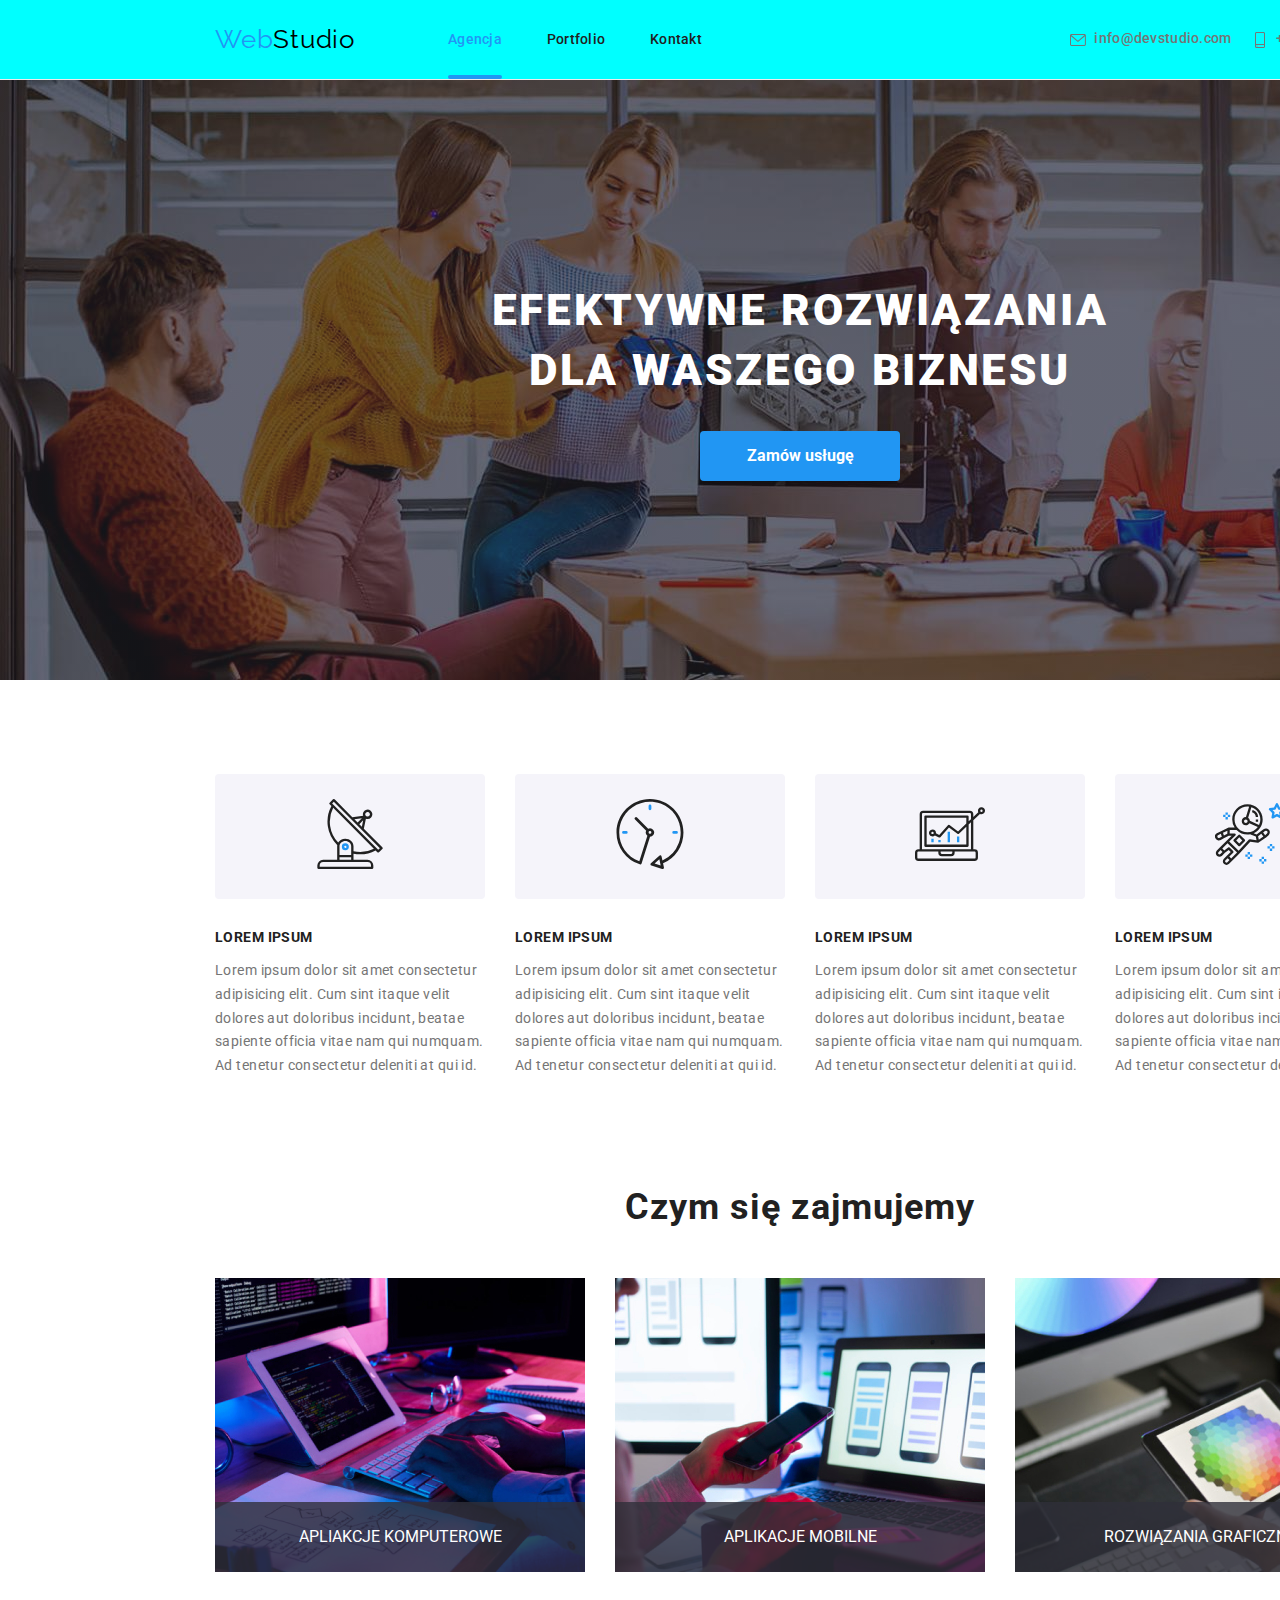
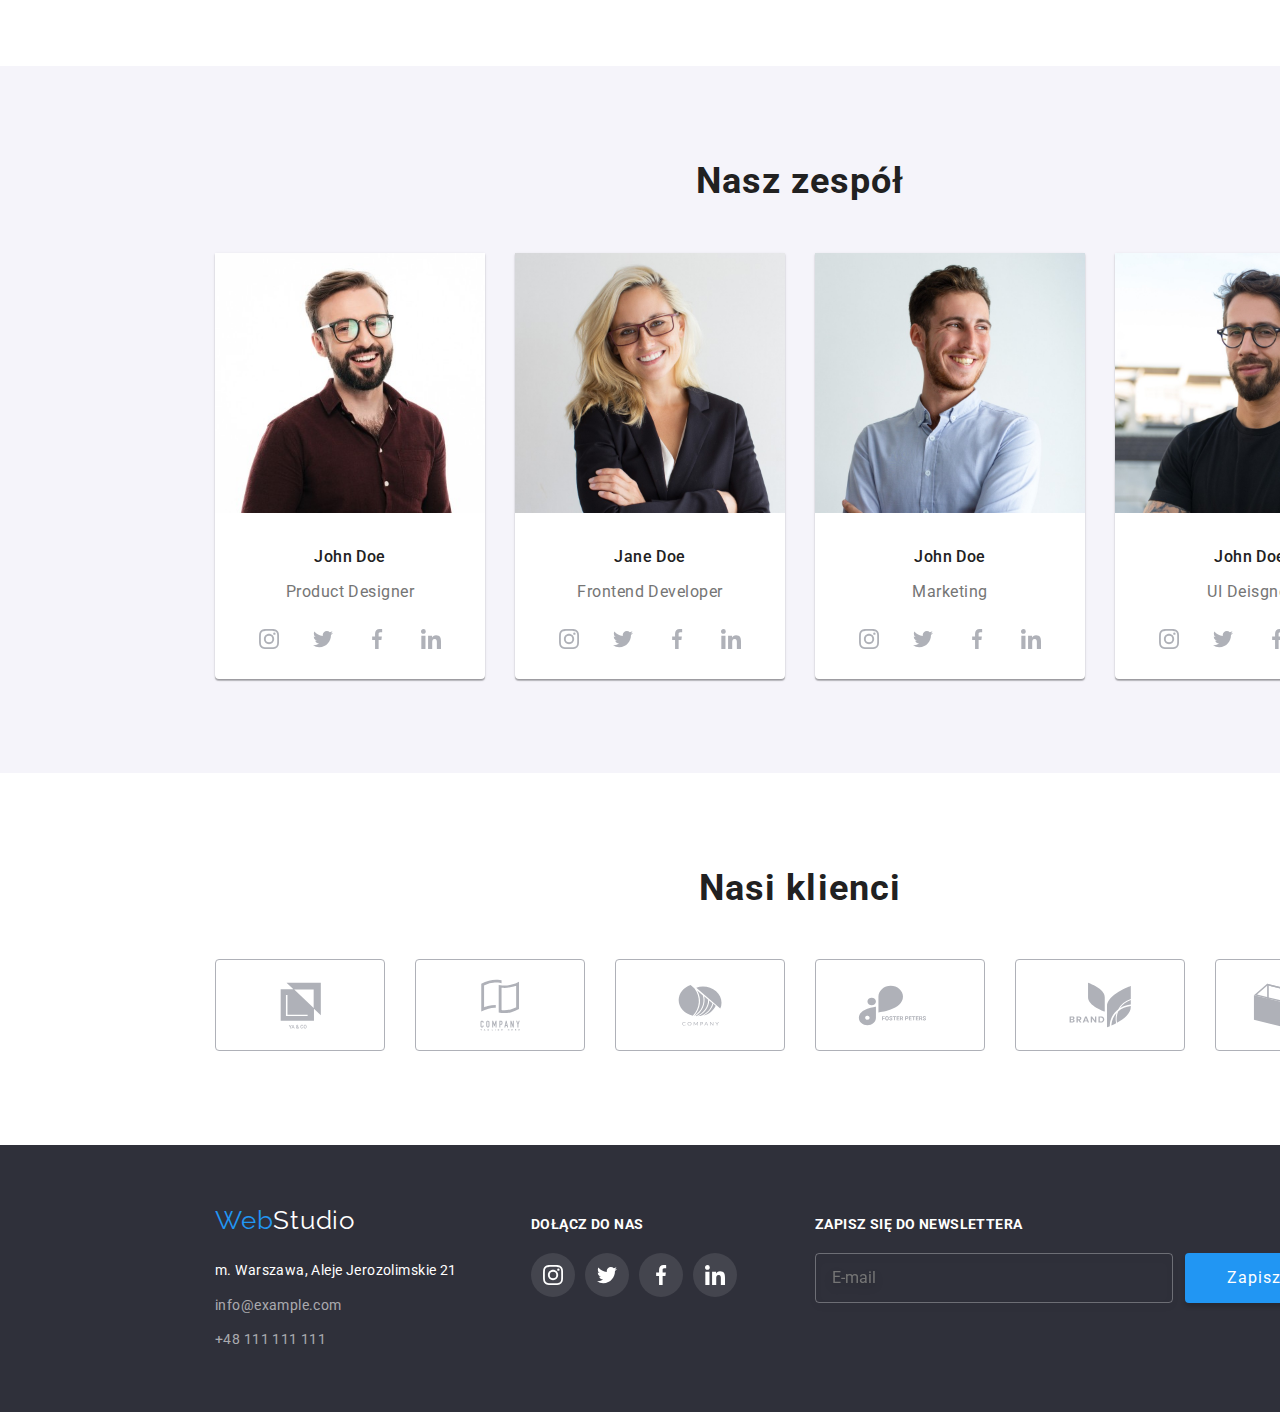
<file: index.html>
<!DOCTYPE html>
<html lang="pl">
  <head>
    <meta charset="UTF-8" />
    <meta http-equiv="X-UA-Compatible" content="IE=edge" />
    <meta name="viewport" content="width=device-width, initial-scale=1.0" />
    <title>WebStudio</title>
    <link rel="stylesheet" href="css/modern-normalize.css" />
    <link rel="preconnect" href="https://fonts.googleapis.com" />
    <link rel="preconnect" href="https://fonts.gstatic.com" crossorigin />
    <link
      href="https://fonts.googleapis.com/css2?family=Raleway:ital,wght@0,700;1,700&family=Roboto:ital,wght@0,400;0,500;0,700;0,900;1,400;1,500;1,700;1,900&display=swap"
      rel="stylesheet"
    />
    <link rel="stylesheet" href="css/styles.css" />
  </head>
  <body>
    <div class="wrapper">
      <header class="header-container">
        <div class="container nav-container">
          <a class="logo-placeholder style-link" href="#"><span class="logo-span">Web</span>Studio</a>
          <nav class="navigation">
            <ul class="nav-links">
              <li><a class="nav-link style-link curr-link" href="#">Agencja</a></li>
              <li><a class="nav-link style-link" href="portfolio.html">Portfolio</a></li>
              <li><a class="nav-link style-link" href="#">Kontakt</a></li>
            </ul>
          </nav>
          <a class="info-link mail-link style-link" href="mailto:info@devstudio.com">
            <svg class="icon-nav" width="16" height="16">
              <use href="images/icons.svg#icon-envelope"></use>
            </svg>
            info@devstudio.com
          </a>
          <a class="info-link tel-link style-link" href="tel:+48111111111">
            <svg class="icon-nav" width="16" height="16">
              <use href="images/icons.svg#icon-smartphone"></use>
            </svg>
            +48 111 111 111
          </a>
        </div>
      </header>

      <!-- =================================================== -->

      <main>
        <!-- --------------------1st section in main------------------ -->

        <section class="showcase">
          <div class="container">
            <h1 class="showcase-h1">efektywne rozwiązania dla waszego biznesu</h1>
            <button class="order-btn" type="button" data-modal-open>Zamów usługę</button>

            <!-- -----------------MODAL + FORM start----------- -->

            <div class="backdrop is-hidden" data-modal>
              <div class="modal">
                <button class="btn-modal" data-modal-close>&times;</button>
                <h3 class="h3-form">Zostaw swoje dane w formularzu poniżej</h3>
                <form class="main-form">
                  <div class="form-div">
                    <label class="label-style" for="user-name">
                      <svg class="form-icon" width="15" height="15">
                        <use href="images/icons.svg#icon-form-user"></use>
                      </svg>
                      Imie
                    </label>
                    <input class="form-input" type="text" name="u-name" id="user-name" />
                  </div>
                  <div class="form-div">
                    <label class="label-style" for="user-telephone">
                      <svg class="form-icon" width="15" height="15">
                        <use href="images/icons.svg#icon-form-tel"></use>
                      </svg>
                      Telefon
                    </label>
                    <input class="form-input" type="tel" name="u-telephone" id="user-telephone" />
                  </div>
                  <div class="form-div">
                    <label class="label-style" for="user-email">
                      <svg class="form-icon" width="15" height="15">
                        <use href="images/icons.svg#icon-form-mail"></use>
                      </svg>
                      Email
                    </label>
                    <input class="form-input" type="email" name="u-email" id="user-email" />
                  </div>
                  <div class="form-div">
                    <label class="label-style" for="user-comment">Komentarz</label>
                    <textarea class="form-textarea" name="u-comment" id="user-comment" placeholder="Wprowadź tekst"></textarea>
                  </div>
                  <div class="form-policy-text">
                    <input class="form-checkbox-style hidden-checkbox" type="checkbox" name="u-checkbox" id="form-checkbox" />
                    <label for="form-checkbox">
                      Oświadczam iż akceptuję <a class="form-link-policy" href="#">Regulamin</a> i <a class="form-link-policy" href="#">Politykę Prywatności</a>
                    </label>
                  </div>
                  <button class="btn-form" type="submit">Wyślij</button>
                </form>
              </div>
            </div>
            <!-- -----------------MODAL + FORM end ----------- -->
          </div>
        </section>

        <!-- ------------------2nd section in main-------- -->

        <section class="section">
          <div class="container">
            <ul class="about-list">
              <li>
                <div class="about-icon">
                  <svg width="70" height="70">
                    <use href="images/icons.svg#icon-antenna"></use>
                  </svg>
                </div>
                <h3 class="about-h3">Lorem ipsum</h3>
                <p class="about-article">
                  Lorem ipsum dolor sit amet consectetur adipisicing elit. Cum sint itaque velit dolores aut doloribus incidunt, beatae sapiente officia vitae
                  nam qui numquam. Ad tenetur consectetur deleniti at qui id.
                </p>
              </li>
              <li>
                <div class="about-icon">
                  <svg width="70" height="70">
                    <use href="images/icons.svg#icon-clock"></use>
                  </svg>
                </div>
                <h3 class="about-h3">Lorem ipsum</h3>
                <p class="about-article">
                  Lorem ipsum dolor sit amet consectetur adipisicing elit. Cum sint itaque velit dolores aut doloribus incidunt, beatae sapiente officia vitae
                  nam qui numquam. Ad tenetur consectetur deleniti at qui id.
                </p>
              </li>
              <li>
                <div class="about-icon">
                  <svg width="70" height="70">
                    <use href="images/icons.svg#icon-diagram"></use>
                  </svg>
                </div>
                <h3 class="about-h3">Lorem ipsum</h3>
                <p class="about-article">
                  Lorem ipsum dolor sit amet consectetur adipisicing elit. Cum sint itaque velit dolores aut doloribus incidunt, beatae sapiente officia vitae
                  nam qui numquam. Ad tenetur consectetur deleniti at qui id.
                </p>
              </li>
              <li>
                <div class="about-icon">
                  <svg width="70" height="70">
                    <use href="images/icons.svg#icon-astronaut"></use>
                  </svg>
                </div>
                <h3 class="about-h3">Lorem ipsum</h3>
                <p class="about-article">
                  Lorem ipsum dolor sit amet consectetur adipisicing elit. Cum sint itaque velit dolores aut doloribus incidunt, beatae sapiente officia vitae
                  nam qui numquam. Ad tenetur consectetur deleniti at qui id.
                </p>
              </li>
            </ul>

            <div class="what-we-do">
              <h2 class="section-h2">Czym się zajmujemy</h2>
              <ul class="about-pic-list">
                <li class="about-item">
                  <img src="images/box01.jpg" alt="someone typing on keyboard" width="370" height="294" />
                  <div class="about-description"><p>apliakcje komputerowe</p></div>
                </li>
                <li class="about-item">
                  <img src="images/box02.jpg" alt="someone using smartphone" width="370" height="294" />
                  <div class="about-description"><p>aplikacje mobilne</p></div>
                </li>
                <li class="about-item">
                  <img src="images/box03.jpg" alt="someone using tablet" width="370" height="294" />
                  <div class="about-description"><p>rozwiązania graficzne</p></div>
                </li>
              </ul>
            </div>
          </div>
        </section>

        <!-- ------------- 3rd section in main---------- -->

        <section class="team section">
          <div class="container">
            <h2 class="section-h2">Nasz zespół</h2>
            <ul class="team-list">
              <li>
                <img src="images/team/img01.jpg" alt="picture of John" width="270" height="260" />
                <h3 class="teammate-name">John Doe</h3>
                <p class="teammate-description">Product Designer</p>
                <ul class="teammate-socials">
                  <li class="team-social-icon">
                    <svg class="icon" width="20" height="20">
                      <use href="images/icons.svg#icon-instagram"></use>
                    </svg>
                  </li>
                  <li class="team-social-icon">
                    <svg class="icon" width="20" height="20">
                      <use href="images/icons.svg#icon-twitter"></use>
                    </svg>
                  </li>
                  <li class="team-social-icon">
                    <svg class="icon" width="20" height="20">
                      <use href="images/icons.svg#icon-facebook"></use>
                    </svg>
                  </li>
                  <li class="team-social-icon">
                    <svg class="icon" width="20" height="20">
                      <use href="images/icons.svg#icon-linkedin"></use>
                    </svg>
                  </li>
                </ul>
              </li>
              <li>
                <img src="images/team/img02.jpg" alt="picture of Jane" width="270" height="260" />
                <h3 class="teammate-name">Jane Doe</h3>
                <p class="teammate-description">Frontend Developer</p>
                <ul class="teammate-socials">
                  <li class="team-social-icon">
                    <svg class="icon" width="20" height="20">
                      <use href="images/icons.svg#icon-instagram"></use>
                    </svg>
                  </li>
                  <li class="team-social-icon">
                    <svg class="icon" width="20" height="20">
                      <use href="images/icons.svg#icon-twitter"></use>
                    </svg>
                  </li>
                  <li class="team-social-icon">
                    <svg class="icon" width="20" height="20">
                      <use href="images/icons.svg#icon-facebook"></use>
                    </svg>
                  </li>
                  <li class="team-social-icon">
                    <svg class="icon" width="20" height="20">
                      <use href="images/icons.svg#icon-linkedin"></use>
                    </svg>
                  </li>
                </ul>
              </li>
              <li>
                <img src="images/team/img03.jpg" alt="picture of John" width="270" height="260" />
                <h3 class="teammate-name">John Doe</h3>
                <p class="teammate-description">Marketing</p>
                <ul class="teammate-socials">
                  <li class="team-social-icon">
                    <svg class="icon" width="20" height="20">
                      <use href="images/icons.svg#icon-instagram"></use>
                    </svg>
                  </li>
                  <li class="team-social-icon">
                    <svg class="icon" width="20" height="20">
                      <use href="images/icons.svg#icon-twitter"></use>
                    </svg>
                  </li>
                  <li class="team-social-icon">
                    <svg class="icon" width="20" height="20">
                      <use href="images/icons.svg#icon-facebook"></use>
                    </svg>
                  </li>
                  <li class="team-social-icon">
                    <svg class="icon" width="20" height="20">
                      <use href="images/icons.svg#icon-linkedin"></use>
                    </svg>
                  </li>
                </ul>
              </li>
              <li>
                <img src="images/team/img04.jpg" alt="picture of John" width="270" height="260" />
                <h3 class="teammate-name">John Doe</h3>
                <p class="teammate-description">UI Deisgner</p>
                <ul class="teammate-socials">
                  <li class="team-social-icon">
                    <svg class="icon" width="20" height="20">
                      <use href="images/icons.svg#icon-instagram"></use>
                    </svg>
                  </li>
                  <li class="team-social-icon">
                    <svg class="icon" width="20" height="20">
                      <use href="images/icons.svg#icon-twitter"></use>
                    </svg>
                  </li>
                  <li class="team-social-icon">
                    <svg class="icon" width="20" height="20">
                      <use href="images/icons.svg#icon-facebook"></use>
                    </svg>
                  </li>
                  <li class="team-social-icon">
                    <svg class="icon" width="20" height="20">
                      <use href="images/icons.svg#icon-linkedin"></use>
                    </svg>
                  </li>
                </ul>
              </li>
            </ul>
          </div>
        </section>

        <!-- -------------4th section in main----------- -->

        <section class="clients section">
          <div class="container">
            <h2 class="section-h2">Nasi klienci</h2>
            <ul class="client-list">
              <li class="client-icon">
                <svg class="icon" width="41" height="47">
                  <use href="images/icons.svg#icon-group01"></use>
                </svg>
              </li>
              <li class="client-icon">
                <svg class="icon" width="40" height="52">
                  <use href="images/icons.svg#icon-group02"></use>
                </svg>
              </li>
              <li class="client-icon">
                <svg class="icon" width="44" height="42">
                  <use href="images/icons.svg#icon-group03"></use>
                </svg>
              </li>
              <li class="client-icon">
                <svg class="icon" width="85" height="41">
                  <use href="images/icons.svg#icon-group04"></use>
                </svg>
              </li>
              <li class="client-icon">
                <svg class="icon" width="63" height="46">
                  <use href="images/icons.svg#icon-group05"></use>
                </svg>
              </li>
              <li class="client-icon">
                <svg class="icon" width="94" height="44">
                  <use href="images/icons.svg#icon-group06"></use>
                </svg>
              </li>
            </ul>
          </div>
        </section>
      </main>

      <!-- -------------------------FOOTER--------------- -->

      <footer class="foot">
        <div class="container footer-container">
          <div class="footer-contacts">
            <a class="logo-placeholder logo-down style-link" href="#"><span class="logo-span">Web</span>Studio</a>
            <address class="adres">
              <ul class="adres-list">
                <li>
                  <a class="where-to style-link" href="https://goo.gl/maps/Lxoy2PiTruj3LMqQA" target="_blank" rel="noopener nofollow noreferrer">
                    m. Warszawa, Aleje Jerozolimskie 21
                  </a>
                </li>
                <li><a class="info-link transparent footer-link style-link" href="mailto:info@example.com">info@example.com</a></li>
                <li><a class="info-link transparent footer-link style-link" href="tel:+48111111111">+48 111 111 111</a></li>
              </ul>
            </address>
          </div>
          <div class="footer-social-div">
            <h3 class="footer-social-h3">dołącz do nas</h3>
            <ul class="footer-social-list">
              <li class="footer-social-icon">
                <svg class="icon" width="20" height="20">
                  <use href="images/icons.svg#icon-instagram"></use>
                </svg>
              </li>
              <li class="footer-social-icon">
                <svg class="icon" width="20" height="20">
                  <use href="images/icons.svg#icon-twitter"></use>
                </svg>
              </li>
              <li class="footer-social-icon">
                <svg class="icon" width="20" height="20">
                  <use href="images/icons.svg#icon-facebook"></use>
                </svg>
              </li>
              <li class="footer-social-icon">
                <svg class="icon" width="20" height="20">
                  <use href="images/icons.svg#icon-linkedin"></use>
                </svg>
              </li>
            </ul>
          </div>
          <div class="footer-newsletter">
            <h3 class="footer-social-h3">zapisz się do newslettera</h3>
            <form class="footer-form">
              <input class="input-newsletter-footer" type="email" name="input-newsletter-footer" placeholder="E-mail" />
              <button class="btn-footer-form" type="submit">
                Zapisz się
                <svg class="icon-send" width="24" height="24">
                  <use href="images/icons.svg#icon-send"></use>
                </svg>
              </button>
            </form>
          </div>
        </div>
      </footer>
    </div>
    <script src="./js/modal.js"></script>
  </body>
</html>
</file>
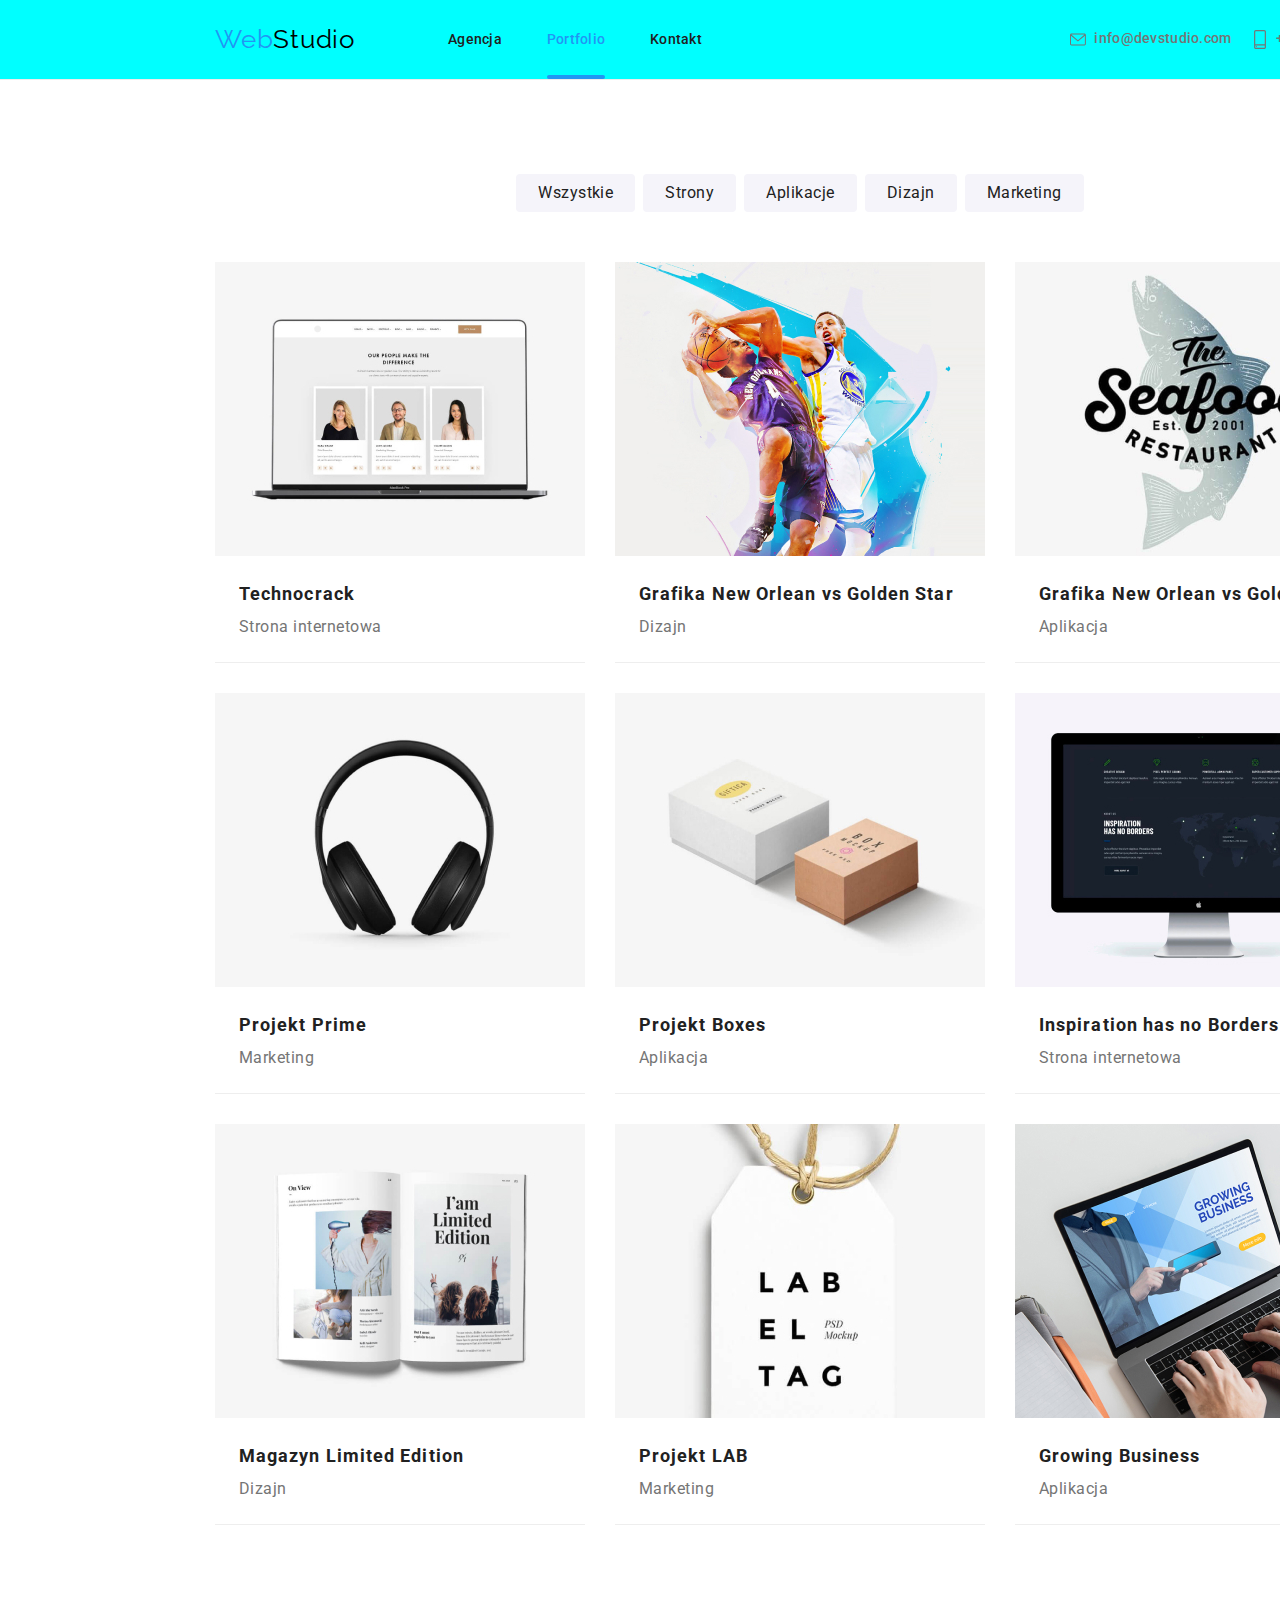
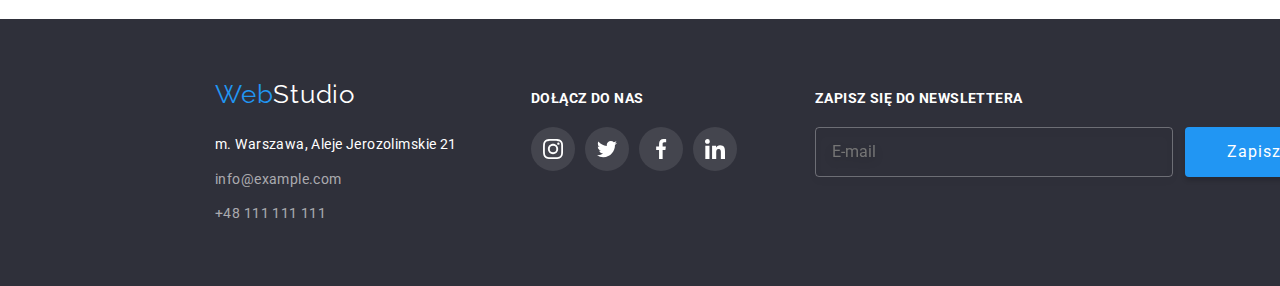
<file: portfolio.html>
<!DOCTYPE html>
<html lang="pl">
  <head>
    <meta charset="UTF-8" />
    <meta http-equiv="X-UA-Compatible" content="IE=edge" />
    <meta name="viewport" content="width=device-width, initial-scale=1.0" />
    <title>WebStudio - Portfolio</title>
    <link rel="stylesheet" href="css/modern-normalize.css" />
    <link rel="preconnect" href="https://fonts.googleapis.com" />
    <link rel="preconnect" href="https://fonts.gstatic.com" crossorigin />
    <link
      href="https://fonts.googleapis.com/css2?family=Raleway:ital,wght@0,700;1,700&family=Roboto:ital,wght@0,400;0,500;0,700;0,900;1,400;1,500;1,700;1,900&display=swap"
      rel="stylesheet"
    />
    <link rel="stylesheet" href="css/styles.css" />
  </head>
  <body>
    <div class="wrapper">
      <header class="header-container">
        <div class="container nav-container">
          <a class="logo-placeholder style-link" href="#"><span class="logo-span">Web</span>Studio</a>
          <nav class="navigation">
            <ul class="nav-links">
              <li><a class="nav-link style-link" href="index.html">Agencja</a></li>
              <li><a class="nav-link style-link curr-link" href="#">Portfolio</a></li>
              <li><a class="nav-link style-link" href="#">Kontakt</a></li>
            </ul>
          </nav>
          <a class="info-link mail-link style-link" href="mailto:info@devstudio.com"
            ><svg class="icon-nav" width="16" height="19">
              <use href="images/icons.svg#icon-envelope"></use>
            </svg>
            info@devstudio.com</a
          >
          <a class="info-link tel-link style-link" href="tel:+48111111111"
            ><svg class="icon-nav" width="16" height="19">
              <use href="images/icons.svg#icon-smartphone"></use>
            </svg>
            +48 111 111 111</a
          >
        </div>
      </header>
      <main class="section">
        <div class="container">
          <!-- -------------Section for button to filter portfolio--------------  -->

          <section class="filtr-portfolio">
            <ul class="portfolio-buttons">
              <li><button class="filter-btn" type="button">Wszystkie</button></li>
              <li><button class="filter-btn" type="button">Strony</button></li>
              <li><button class="filter-btn" type="button">Aplikacje</button></li>
              <li><button class="filter-btn" type="button">Dizajn</button></li>
              <li><button class="filter-btn" type="button">Marketing</button></li>
            </ul>
          </section>

          <!-- ------------Portfolio section, images with descriptions--------- -->

          <section class="portfolio">
            <ul class="portfolio-list">
              <li class="portfolio-item">
                <div class="portfolio-box">
                  <img src="images/portfolio/portfolio-01.jpg" alt="Picture of website with some people" width="370" height="294" />
                  <div class="portfolio-overlay">
                    <p>Lorem ipsum dolor sit amet, consectetur adipisicing elit.</p>
                  </div>
                </div>
                <div class="portfolio-text-container">
                  <h3 class="portfolio-title">Technocrack</h3>
                  <p class="portfolio-description">Strona internetowa</p>
                </div>
              </li>
              <li class="portfolio-item">
                <div class="portfolio-box">
                  <img src="images/portfolio/portfolio-02.jpg" alt="Picture of website with some people" width="370" height="294" />
                  <div class="portfolio-overlay">
                    <p>Lorem ipsum dolor sit amet, consectetur adipisicing elit.</p>
                  </div>
                </div>
                <div class="portfolio-text-container">
                  <h3 class="portfolio-title">Grafika New Orlean vs Golden Star</h3>
                  <p class="portfolio-description">Dizajn</p>
                </div>
              </li>
              <li class="portfolio-item">
                <div class="portfolio-box">
                  <img src="images/portfolio/portfolio-03.jpg" alt="Picture of website with some people" width="370" height="294" />
                  <div class="portfolio-overlay">
                    <p>Lorem ipsum dolor sit amet, consectetur adipisicing elit.</p>
                  </div>
                </div>
                <div class="portfolio-text-container">
                  <h3 class="portfolio-title">Grafika New Orlean vs Golden Star</h3>
                  <p class="portfolio-description">Aplikacja</p>
                </div>
              </li>
              <li class="portfolio-item">
                <div class="portfolio-box">
                  <img src="images/portfolio/portfolio-04.jpg" alt="Picture of website with some people" width="370" height="294" />
                  <div class="portfolio-overlay">
                    <p>Lorem ipsum dolor sit amet, consectetur adipisicing elit.</p>
                  </div>
                </div>
                <div class="portfolio-text-container">
                  <h3 class="portfolio-title">Projekt Prime</h3>
                  <p class="portfolio-description">Marketing</p>
                </div>
              </li>
              <li class="portfolio-item">
                <div class="portfolio-box">
                  <img src="images/portfolio/portfolio-05.jpg" alt="Picture of website with some people" width="370" height="294" />
                  <div class="portfolio-overlay">
                    <p>Lorem ipsum dolor sit amet, consectetur adipisicing elit.</p>
                  </div>
                </div>
                <div class="portfolio-text-container">
                  <h3 class="portfolio-title">Projekt Boxes</h3>
                  <p class="portfolio-description">Aplikacja</p>
                </div>
              </li>
              <li class="portfolio-item">
                <div class="portfolio-box">
                  <img src="images/portfolio/portfolio-06.jpg" alt="Picture of website with some people" width="370" height="294" />
                  <div class="portfolio-overlay">
                    <p>Lorem ipsum dolor sit amet, consectetur adipisicing elit.</p>
                  </div>
                </div>
                <div class="portfolio-text-container">
                  <h3 class="portfolio-title">Inspiration has no Borders</h3>
                  <p class="portfolio-description">Strona internetowa</p>
                </div>
              </li>
              <li class="portfolio-item">
                <div class="portfolio-box">
                  <img src="images/portfolio/portfolio-07.jpg" alt="Picture of website with some people" width="370" height="294" />
                  <div class="portfolio-overlay">
                    <p>Lorem ipsum dolor sit amet, consectetur adipisicing elit.</p>
                  </div>
                </div>
                <div class="portfolio-text-container">
                  <h3 class="portfolio-title">Magazyn Limited Edition</h3>
                  <p class="portfolio-description">Dizajn</p>
                </div>
              </li>
              <li class="portfolio-item">
                <div class="portfolio-box">
                  <img src="images/portfolio/portfolio-08.jpg" alt="Picture of website with some people" width="370" height="294" />
                  <div class="portfolio-overlay">
                    <p>Lorem ipsum dolor sit amet, consectetur adipisicing elit.</p>
                  </div>
                </div>
                <div class="portfolio-text-container">
                  <h3 class="portfolio-title">Projekt LAB</h3>
                  <p class="portfolio-description">Marketing</p>
                </div>
              </li>
              <li class="portfolio-item">
                <div class="portfolio-box">
                  <img src="images/portfolio/portfolio-09.jpg" alt="Picture of website with some people" width="370" height="294" />
                  <div class="portfolio-overlay">
                    <p>Lorem ipsum dolor sit amet, consectetur adipisicing elit.</p>
                  </div>
                </div>
                <div class="portfolio-text-container">
                  <h3 class="portfolio-title">Growing Business</h3>
                  <p class="portfolio-description">Aplikacja</p>
                </div>
              </li>
            </ul>
          </section>
        </div>
      </main>

      <!-- -------------------------FOOTER--------------- -->

      <footer class="foot">
        <div class="container footer-container">
          <div class="footer-contacts">
            <a class="logo-placeholder logo-down style-link" href="#"><span class="logo-span">Web</span>Studio</a>
            <address class="adres">
              <ul class="adres-list">
                <li>
                  <a class="where-to style-link" href="https://goo.gl/maps/Lxoy2PiTruj3LMqQA" target="_blank" rel="noopener nofollow noreferrer">
                    m. Warszawa, Aleje Jerozolimskie 21
                  </a>
                </li>
                <li><a class="info-link transparent footer-link style-link" href="mailto:info@example.com">info@example.com</a></li>
                <li><a class="info-link transparent footer-link style-link" href="tel:+48111111111">+48 111 111 111</a></li>
              </ul>
            </address>
          </div>
          <div class="footer-social-div">
            <h3 class="footer-social-h3">dołącz do nas</h3>
            <ul class="footer-social-list">
              <li class="footer-social-icon">
                <svg class="icon" width="20" height="20">
                  <use href="images/icons.svg#icon-instagram"></use>
                </svg>
              </li>
              <li class="footer-social-icon">
                <svg class="icon" width="20" height="20">
                  <use href="images/icons.svg#icon-twitter"></use>
                </svg>
              </li>
              <li class="footer-social-icon">
                <svg class="icon" width="20" height="20">
                  <use href="images/icons.svg#icon-facebook"></use>
                </svg>
              </li>
              <li class="footer-social-icon">
                <svg class="icon" width="20" height="20">
                  <use href="images/icons.svg#icon-linkedin"></use>
                </svg>
              </li>
            </ul>
          </div>
          <div class="footer-newsletter">
            <h3 class="footer-social-h3">zapisz się do newslettera</h3>
            <form class="footer-form">
              <input class="input-newsletter-footer" type="email" name="input-newsletter-footer" placeholder="E-mail" />
              <button class="btn-footer-form" type="submit">
                Zapisz się
                <svg class="icon-send" width="24" height="24">
                  <use href="images/icons.svg#icon-send"></use>
                </svg>
              </button>
            </form>
          </div>
        </div>
      </footer>
    </div>
  </body>
</html>
</file>
<file: css/styles.css>
/* Do pliku dodaję komentarze po angielsku i różne dodatkowe opisy, żeby później po ponownym otworzeniu pamiętać czemu pewne rzeczy są komentarzach */

:root {
  --font-main-color: #212121;
  --font-secondary-color: #757575;
  --hover-bg-color: #2196f3;
  --color-white: #ffffff;
  --color-black: #000000;
  --bg-dark-color: #2f303a;
  --bg-medium-color: #f5f4fa;
  --font-transparent: rgb(255 255 255 / 0.6);
  --nav-border-color: #ececec;
  --showcase-bg: rgba(47, 48, 58, 0.4);
  --social-bg-color: rgb(255 255 255 / 0.1);
  --default-icon-color: #afb1b8;
  --portfolio-bg-color: rgb(33 150 243/ 0.9);
  --about-bg-color: rgb(47 48 58 / 0.8);
  --semi-transparent: rgb(0 0 0 /0.5);
  --form-semi-transparent: rgb(117 117 117 / 0.5);
  --form-border-color: rgba(33, 33, 33, 0.2);
}
/* * {
  margin: 0;
} */
body {
  font-family: "Roboto", "Raleway", sans-serif;
  color: var(--font-main-color);
}

ul,
h1,
h2,
h3,
h4,
h5 {
  margin: 0;
  padding: 0;
}

/* =====================================  Background colors ======================================= */
.showcase {
  /* background-color: var(--bg-dark-color); */
  text-align: center;
  height: 600px;
  padding: 200px 0px;
  max-width: 1600px;
  background-size: contain;
  background-repeat: no-repeat;
  background-position: center;
  background-image: linear-gradient(to bottom, var(--showcase-bg), var(--showcase-bg)), url(../images/showcase.jpg);
}

.team {
  background-color: var(--bg-medium-color);
}

.foot {
  background-color: var(--bg-dark-color);
  /* padding-top: 60px; */
  /* height: 252px; */
  padding: 60px 0px;
}

/* ============================================= Links ======================================== */

.style-link {
  /* transition-property: color; */
  text-decoration: none;
  transition: color 250ms cubic-bezier(0.4, 0, 0.2, 1);
}

.info-link.transparent {
  color: var(--font-transparent);
}

.footer-link {
  font-size: 14px;
  line-height: 1.71;
  letter-spacing: 0.03em;
}

.underline-link {
  text-decoration: underline;
}

.nav-link.curr-link {
  color: var(--hover-bg-color);
  position: relative;
}

.curr-link::after {
  content: "";
  width: 100%;
  height: 4px;
  position: absolute;
  bottom: -32px;
  right: 0;
  border-radius: 2px;
  background: var(--hover-bg-color);
}

/* .curr-link:hover::after {
  pointer-events: none;
  cursor: default;
} */

/* ============================================== MODAL ============================================ */

.backdrop {
  /* position: relative; */
  cursor: not-allowed;
  display: flex;
  position: fixed;
  left: 0;
  right: 0;
  top: 0;
  bottom: 0;
  background-color: var(--semi-transparent);
  z-index: 50;
  /* transition-property: visibility, opacity; */
  visibility: visible;
  opacity: 1;
  transition: visibility 250ms cubic-bezier(0.4, 0, 0.2, 1), opacity 250ms cubic-bezier(0.4, 0, 0.2, 1);
}

.modal {
  cursor: initial;
  /* display: flex; */
  position: relative;
  padding: 40px;
  width: 528px;
  height: 581px;
  margin: auto;
  background-color: var(--color-white);
  box-shadow: 0px 1px 3px rgba(0, 0, 0, 0.12), 0px 1px 1px rgba(0, 0, 0, 0.14), 0px 2px 1px rgba(0, 0, 0, 0.2);
  border-radius: 14px;
  z-index: 100;
  transform: rotateY(0deg);
  transition: transform 250ms cubic-bezier(0.4, 0, 0.2, 1);
}

.btn-modal {
  cursor: pointer;
  position: absolute;
  right: 8px;
  top: 8px;
  background: none;
  border-radius: 50%;
  border: 1px solid rgba(255, 0, 0, 0.1);
}

.is-hidden .modal {
  transform: rotateY(180deg);
}

.is-hidden {
  pointer-events: none;
  visibility: hidden;
  opacity: 0;
}

/* ================================================== FORMS ==================================== */

.h3-form {
  font-size: 20px;
  line-height: 1.15;
  letter-spacing: 0.03em;
}

.main-form {
  /* background-color: #757575; */
  margin-top: 12px;
  display: flex;
  flex-direction: column;
  /* align-items: flex-start; */
  /* height: 100%; */
  /* gap: 15px; */
  fill: var(--default-icon-color);
}

.form-div {
  /* font-size: 0;  */
  text-align: left;
  /* margin-right: auto; */
  /* color: var(--font-secondary-color); */
  /* font-weight: 400; */
  /* font-size: 12px; */
  /* letter-spacing: 0.01em; */
  fill: var(--color-black);
  transition: 250ms cubic-bezier(0.4, 0, 0.2, 1);
}

.label-style {
  display: block; /* removes small margins between labels and inputs (either that or: 1. make .form-div -> flex & column direction -- 2. make .form-div -> font-size 0  */
  position: relative;
  margin: 0;
  padding: 0;
  color: var(--font-secondary-color);
  font-weight: 400;
  font-size: 12px;
  letter-spacing: 0.01em;
}
.form-icon {
  position: absolute;
  top: 31px;
  left: 12px;
  z-index: 40;
  transition: 250ms cubic-bezier(0.4, 0, 0.2, 1);
}

.form-div:hover,
.form-div:focus-within {
  fill: var(--hover-bg-color);
}

.form-input {
  position: relative;
  width: 100%;
  height: 40px;
  margin: 4px 0px 10px 0px;
  font-weight: 400;
  font-size: 12px;
  line-height: 1.17;
  letter-spacing: 0.01em;
  /* padding-left: 42px; */
  text-indent: 42px;
  outline: none;
  border: 1px solid var(--form-border-color);
  transition: 250ms cubic-bezier(0.4, 0, 0.2, 1);

  /* background-image: url("../images/form-user.svg");
  background-repeat: no-repeat;
  background-position-y: center;
  background-position-x: 15px; */
}

.form-textarea {
  width: 100%;
  height: 120px;
  resize: none;
  margin-top: 4px;
  padding: 12px 16px;
  font-weight: 400;
  font-size: 12px;
  line-height: 1.17;
  letter-spacing: 0.01em;
  outline: none;
  border: 1px solid var(--form-border-color);
  transition: 250ms cubic-bezier(0.4, 0, 0.2, 1);
}

.form-textarea::placeholder {
  color: var(--form-semi-transparent);
  font-weight: 400;
  font-size: 12px;
  line-height: 1.17;
  letter-spacing: 0.01em;
}

.form-policy-text {
  /* background-color: orange; */
  display: flex;
  gap: 8px;
  align-items: center;
  justify-content: center;
  font-weight: 400;
  font-size: 14px;
  line-height: 1.71;
  letter-spacing: 0.03em;
  margin: 20px 0px 30px 0px;
}

.hidden-checkbox {
  -moz-appearance: none;
  -webkit-appearance: none;
  appearance: none;
  outline: none;
}

.form-checkbox-style {
  width: 16px;
  height: 15px;
  position: relative;
  border: 1px solid;
  border-radius: 2px;
  transition: 250ms cubic-bezier(0.4, 0, 0.2, 1);
}

/* .form-checkbox-style:checked {
  background-image: url("../images/vector.svg");
  display: inline-block;
  background-image: url("../images/icons.svg#icon-form-check-on");
  background-size: auto 100%;
  fill: #2196f3;
} */

.form-checkbox-style:checked::before {
  position: absolute;
  top: -1px;
  left: -1px;
  content: url("../images/check-in.svg");
  width: 15px;
  height: 15px;
  background-repeat: no-repeat;
  background-size: contain;
}

.form-link-policy {
  color: var(--hover-bg-color);
}

.footer-newsletter {
  margin-left: auto;
}

.footer-form {
  display: flex;
  gap: 12px;
}

.input-newsletter-footer {
  background-color: transparent;
  padding-left: 16px;
  border: 1px solid rgba(255, 255, 255, 0.3);
  filter: drop-shadow(0px 4px 4px rgba(0, 0, 0, 0.15));
  border-radius: 4px;
  color: var(--color-white);
  width: 358px;
  transition: 250ms cubic-bezier(0.4, 0, 0.2, 1);
}

.form-checkbox-style:hover,
.form-checkbox-style:focus,
.form-input:focus,
.form-input:hover,
.form-textarea:hover,
.form-textarea:focus,
.input-newsletter-footer:hover,
.input-newsletter-footer:focus {
  outline: none;
  border: 1px solid var(--hover-bg-color);
}

/* .form-input:hover .form-icon {
  fill: var(--hover-bg-color);
} */

.btn-form {
  margin: auto;
  font-size: 16px;
  line-height: 1.875;
  letter-spacing: 0.06em;
  width: 200px;
  border: none;
  padding: 10px 0px;
  border-radius: 4px;
  background-color: var(--hover-bg-color);
  color: var(--color-white);
  cursor: pointer;
  box-shadow: 0px 4px 4px rgba(0, 0, 0, 0.15);
}

.btn-footer-form {
  display: flex;
  gap: 24px;
  align-items: center;
  font-size: 16px;
  line-height: 1.875;
  letter-spacing: 0.06em;
  width: 200px;
  border: none;
  padding: 10px 28px 10px 42px;
  border-radius: 4px;
  background-color: var(--hover-bg-color);
  color: var(--color-white);
  cursor: pointer;
  box-shadow: 0px 4px 4px rgba(0, 0, 0, 0.15);
}

.btn-footer-form:hover > .icon-send {
  transform: rotate(360deg);
}

/* ========================================= Hover and focus ==================================== */

.order-btn:hover,
.order-btn:focus {
  background-color: var(--color-white);
  color: var(--bg-dark-color);
  cursor: pointer;
}

.filter-btn:hover,
.filter-btn:focus {
  cursor: pointer;
  background-color: var(--hover-bg-color);
  color: var(--color-white);
  box-shadow: 0px 3px 1px rgba(0, 0, 0, 0.1), 0px 1px 2px rgba(0, 0, 0, 0.08), 0px 2px 2px rgba(0, 0, 0, 0.12);
}

.style-link:hover,
.style-link:focus {
  color: var(--hover-bg-color);
}

.team-social-icon:hover,
.footer-social-icon:hover,
.team-social-icon:focus,
.footer-social-icon:focus {
  cursor: pointer;
  background-color: var(--hover-bg-color);
  color: var(--color-white);
}

.client-icon:hover,
.client-icon:focus {
  cursor: pointer;
  color: var(--hover-bg-color);
}

/* ============================================== OVERLAY'e =========================== */

.about-item {
  position: relative;
  display: flex;
  text-align: center;
}

.about-description {
  position: absolute;
  display: flex;
  justify-content: center;
  align-items: center;
  width: 100%;
  height: 70px;
  bottom: 0;
  background: var(--about-bg-color);
  color: var(--color-white);
  text-transform: uppercase;
}

.portfolio-box {
  position: relative;
  display: flex;
  flex-direction: column;
  width: 370px;
  height: 294px;
  overflow: hidden;
}

.portfolio-overlay {
  position: absolute;
  padding: 49px 45px 49px 24px;
  height: 100%;
  text-align: initial;
  font-family: "Roboto";
  font-style: normal;
  font-weight: 400;
  font-size: 18px;
  line-height: 1.55;
  letter-spacing: 0.03em;
  color: var(--color-white);
  background: var(--portfolio-bg-color);
  /* transition-property: transform; */
  transform: translateY(100%);
  transition: transform 250ms cubic-bezier(0.4, 0, 0.2, 1);
}

.portfolio-item:hover .portfolio-overlay {
  transform: translateY(0);
}

/* ============================================== ICONS =========================== */

svg {
  display: inline-block;
}

.icon-nav {
  /* display: inline-block; */
  vertical-align: middle;
  margin-right: 5px;
  /* margin: 0;
  padding: 0; */
  /* --color3: currentColor; */
  fill: currentColor;
}

.team-social-icon {
  width: 44px;
  height: 44px;
  /* padding: 12px; */
  /* background-color: initial; */
  border-radius: 50%;
  display: flex;
  justify-content: center;
  align-items: center;
  color: var(--default-icon-color);
  /* transition-property: color, background-color; */
  transition: color 250ms cubic-bezier(0.4, 0, 0.2, 1), background-color 250ms cubic-bezier(0.4, 0, 0.2, 1);
}

.icon {
  /* --color5: currentColor; */
  fill: currentColor;
}

.icon-send {
  fill: currentColor;
  transform: rotate(0deg);
  transition: 250ms cubic-bezier(0.4, 0, 0.2, 1);
}

.client-list {
  display: flex;
  list-style: none;
  padding: 0;
  margin: 0; /* ------------ !!!!!!!!! deletes empty space between main and footer*/
  justify-content: space-between;
  /* text-align: center; */
  /* background-color: yellow*/ /*  --------- only to temporary preview box area*/
  color: var(--default-icon-color);
}

.client-icon {
  /* background-color: burlywood; */ /*  --------- only to temporary preview box area*/
  min-width: 170px;
  height: 92px;
  display: flex;
  justify-content: center;
  align-items: center;
  border: 1px solid;
  border-radius: 4px;
  /* transition-property: color; */
  transition: color 250ms cubic-bezier(0.4, 0, 0.2, 1);
}

.footer-social-icon {
  width: 44px;
  height: 44px;
  background-color: var(--social-bg-color);
  border-radius: 50%;
  display: flex;
  justify-content: center;
  align-items: center;
  /* transition-property: color, background-color; */
  transition: color 250ms cubic-bezier(0.4, 0, 0.2, 1), background-color 250ms cubic-bezier(0.4, 0, 0.2, 1);
}

/* ===================================== Font colors, sizes and weight =========================== */

.logo-placeholder {
  /* display: inline-block; */
  color: var(--color-black);
  font-family: "Raleway";
  font-style: normal;
  /* font-weight: 700; - only this weight is loaded with Google Fonts, therefore there is no need to specify it*/
  font-size: 26px;
  line-height: 1.2;
  letter-spacing: 0.03em;
  margin-right: 93px;
  /* background-color: #212121; */ /*  -------- only to temporary preview box area*/
  /* vertical-align: middle; */
}

.logo-down {
  color: var(--color-white);
}

.logo-span {
  color: var(--hover-bg-color);
}

.navigation {
  /* display: inline-block; */
  font-weight: 500;
  font-size: 14px;
  line-height: 1.14;
  letter-spacing: 0.02em;
  /* background-color: yellow; */ /*  ------ only to temporary preview box area*/
  /* vertical-align: middle; */
}

.nav-link {
  /* display: block; */
  color: var(--font-main-color);
}

.info-link {
  color: var(--font-secondary-color);
  /* background-color: #212121; */
}

.mail-link {
  /* display: inline-block; */
  /* background-color: yellow; */ /*  ------ only to temporary preview box area*/
  /* margin-left: 371px; */
  margin-left: auto;
  margin-right: 20px;
  margin-top: 0;
  margin-bottom: 0;
  font-weight: 500;
  font-size: 14px;
  line-height: 1.14;
  letter-spacing: 0.02em;
  /* vertical-align: middle; */
}

.mail-link:hover .icon-nav,
.tel-link:hover .icon-nav {
  animation: animateY-10 1000ms 1;
}

.tel-link {
  /* display: inline-block; */
  /* background-color: yellow; */ /*  ------ only to temporary preview box area*/
  font-weight: 500;
  font-size: 14px;
  line-height: 1.14;
  letter-spacing: 0.02em;
  /* vertical-align: middle; */
}

.showcase-h1 {
  display: block;
  margin: auto;
  text-transform: uppercase;
  color: var(--color-white);
  font-weight: 900;
  font-size: 44px;
  line-height: 1.37;
  text-align: center;
  letter-spacing: 0.06em;
  width: 700px;
}

.section-h2 {
  font-size: 36px;
  line-height: 1.17;
  text-align: center;
  letter-spacing: 0.03em;
  margin: 0 auto 50px auto; /* 0 deletes spac between divs*/
}

.order-btn {
  font-weight: 700;
  font-size: 16px;
  line-height: 1.875;
  margin-top: 30px;
  width: 200px;
  /* height: 50px; */
  border: none;
  padding: 10px 0px;
  border-radius: 4px;
  background-color: var(--hover-bg-color);
  color: var(--color-white);
  box-shadow: 0px 4px 4px rgba(0, 0, 0, 0.15);
  /* transition-property: color, background-color; */
  transition: color 250ms cubic-bezier(0.4, 0, 0.2, 1), background-color 250ms cubic-bezier(0.4, 0, 0.2, 1);
}

.about-h3 {
  font-size: 14px;
  line-height: 1.15;
  letter-spacing: 0.03em;
  text-transform: uppercase;
  padding-top: 30px;
}

.about-article {
  color: var(--font-secondary-color);
  font-size: 14px;
  line-height: 1.71;
  letter-spacing: 0.03em;
}

.teammate-name {
  font-weight: 500;
  font-size: 16px;
  line-height: 1.19;
  /* text-align: center; */
  letter-spacing: 0.03em;
  padding-top: 30px;
}

.teammate-description {
  color: var(--font-secondary-color);
  font-size: 16px;
  line-height: 1.19;
  /* text-align: center; */
  letter-spacing: 0.03em;
}

.teammate-socials {
  margin: 0 32px;
  list-style: none;
  display: flex;
  /* background-color: #2196f3; */
  justify-content: space-between;
}

.adres {
  font-style: normal;
  margin-top: 20px;
}

.where-to {
  color: var(--color-white);
  font-weight: 400;
  font-size: 14px;
  line-height: 2;
  letter-spacing: 0.03em;
}

.footer-social-div {
  margin-left: 70px;
}

.footer-social-h3 {
  color: var(--color-white);
  font-size: 14px;
  line-height: 1.14;
  letter-spacing: 0.03em;
  text-transform: uppercase;
  padding-top: 12px;
  padding-bottom: 20px;
}

/* ===================================== Font colors, sizes and weight - PORTFOLIO =========================== */

.filter-btn {
  font-size: 16px;
  line-height: 1.625;
  /* text-align: center; */
  letter-spacing: 0.03em;
  padding: 6px 22px;
  border-radius: 4px;
  border: none;
  color: var(--font-main-color);
  background-color: var(--bg-medium-color);
  box-shadow: none;
  /* transition-property: color, background-color, box-shadow; */
  transition: color 250ms cubic-bezier(0.4, 0, 0.2, 1), background-color 250ms cubic-bezier(0.4, 0, 0.2, 1);
}

.portfolio-title {
  font-size: 18px;
  line-height: 2;
  letter-spacing: 0.06em;
  margin: 0;
}

.portfolio-description {
  color: var(--font-secondary-color);
  font-size: 16px;
  line-height: 1.875;
  letter-spacing: 0.03em;
  margin: 0;
}

/* ====================================== CONTAINERS + FLEXBOX ============================================ */

.wrapper {
  width: 1600px;
  margin: auto;
}

.nav-container {
  /* background-color: burlywood; */
  display: flex;
  align-items: center;
  /* justify-content: space-between; */
  /* margin: 0; */
}

.container {
  width: 1200px;
  margin: 0px auto;
  padding: 0 15px;
  /* background-color: #2196f3; */
}

.section {
  padding: 94px 0px;
}

/* .about-section {
  background-color: yellow;
} */

.header-container {
  border-bottom: 1px solid var(--nav-border-color);
  background-color: aqua;
  padding: 24px 0px;
  font-size: 0px; /* !!!!!!!!!!!! ---------  DELETES SMALL EMPTY SPACES BETWEEEN INLINE-BLOCKS !!!!!!!! */
}

.nav-links {
  display: flex;
  list-style-type: none;
  padding: 0;
  margin: 0;
  width: 254px;
  justify-content: space-between;
  /* margin-right: 371px; */
  /* margin-left: 93px; */
}

.about-list {
  display: flex;
  /* background-color: #f5f4fa; */ /*  ------- only to temporary preview box area*/
  list-style: none;
  justify-content: space-between;
  padding: 0;
  margin: 0; /* ------------ !!!!!!!!! deletes empty space between main and showcase*/
}

.about-list > li:not(:last-child) {
  margin-right: 30px;
}

.about-list > li {
  flex: 1; /* columns stay the same width no matter how much txt has one */
}

.about-icon {
  padding: 25px 0;
  text-align: center;
  border-radius: 4px;
  background-color: var(--bg-medium-color);
}

.what-we-do {
  /* display: inline-block; */
  /* background-color: #212121; */
  margin-top: 94px;
}

.about-pic-list {
  display: flex;
  list-style: none;
  padding: 0;
  margin: 0; /*  -------- deletes empyt space betweeen two divs*/
  justify-content: space-between;
}

.team-list {
  display: flex;
  list-style: none;
  padding: 0;
  margin: 0; /* ------------ !!!!!!!!! deletes empty space between main and footer*/
  justify-content: space-between;
  text-align: center;
  /* background-color: yellow*/ /*  --------- only to temporary preview box area*/
}

.team-list > li {
  background-color: var(--color-white);
  padding-bottom: 18px;
  border-radius: 0px 0px 4px 4px;
  box-shadow: 0px 1px 3px rgba(0, 0, 0, 0.12), 0px 1px 1px rgba(0, 0, 0, 0.14), 0px 2px 1px rgba(0, 0, 0, 0.2);
}
/* .teammate-socials > li {
  
} */

.adres-list {
  display: flex;
  flex-direction: column;
  list-style: none;
  padding: 0;
  /* margin-left: 215px; */
}

.adres-list > li:not(:last-child) {
  margin-bottom: 10px;
}

.filtr-portfolio {
  margin: 0 auto 50px auto;
  /* width: 572px; */
  /* background-color: #757575; */
}

.portfolio-buttons {
  display: flex;
  list-style-type: none;
  padding: 0;
  margin: 0;
  gap: 8px;
  justify-content: center;
}

.portfolio {
  display: flex;
  justify-content: center;
  /* background-color: #2f303a; --------- only to temporary preview box area */
}

.portfolio-text-container {
  padding: 20px 24px;
  text-align: start;
}

.portfolio-list {
  /* width: 800px; */
  text-align: center;
  display: flex;
  list-style-type: none;
  padding: 0;
  flex-wrap: wrap;
  gap: 30px;
}

.portfolio-item {
  border-bottom: 1px solid #eeeeee;
  flex-basis: calc((100% - 60px) / 3);
  /* box-shadow: none; */
  /* transition-property: box-shadow; */
  transition: box-shadow 250ms cubic-bezier(0.4, 0, 0.2, 1);
}

.portfolio-item:hover,
.portfolio-item:focus {
  cursor: pointer;
  box-shadow: 0px 1px 1px rgba(0, 0, 0, 0.12), 0px 4px 4px rgba(0, 0, 0, 0.06), 1px 4px 6px rgba(0, 0, 0, 0.16);
}

.footer-container {
  display: flex;
  /* justify-content: space-between; */
  /* background-color: #2196f3; */
}

.footer-contacts {
  width: 246px;
}

.footer-social-list {
  color: var(--color-white);
  list-style-type: none;
  display: flex;
  gap: 10px;
}

/* ==================================== ANIMATIONS =========================== */

@keyframes animateY-10 {
  0% {
    transform: translateY(0);
  }

  50% {
    transform: translateY(-10px);
  }

  100% {
    transform: translateY(0);
  }
}
</file>
